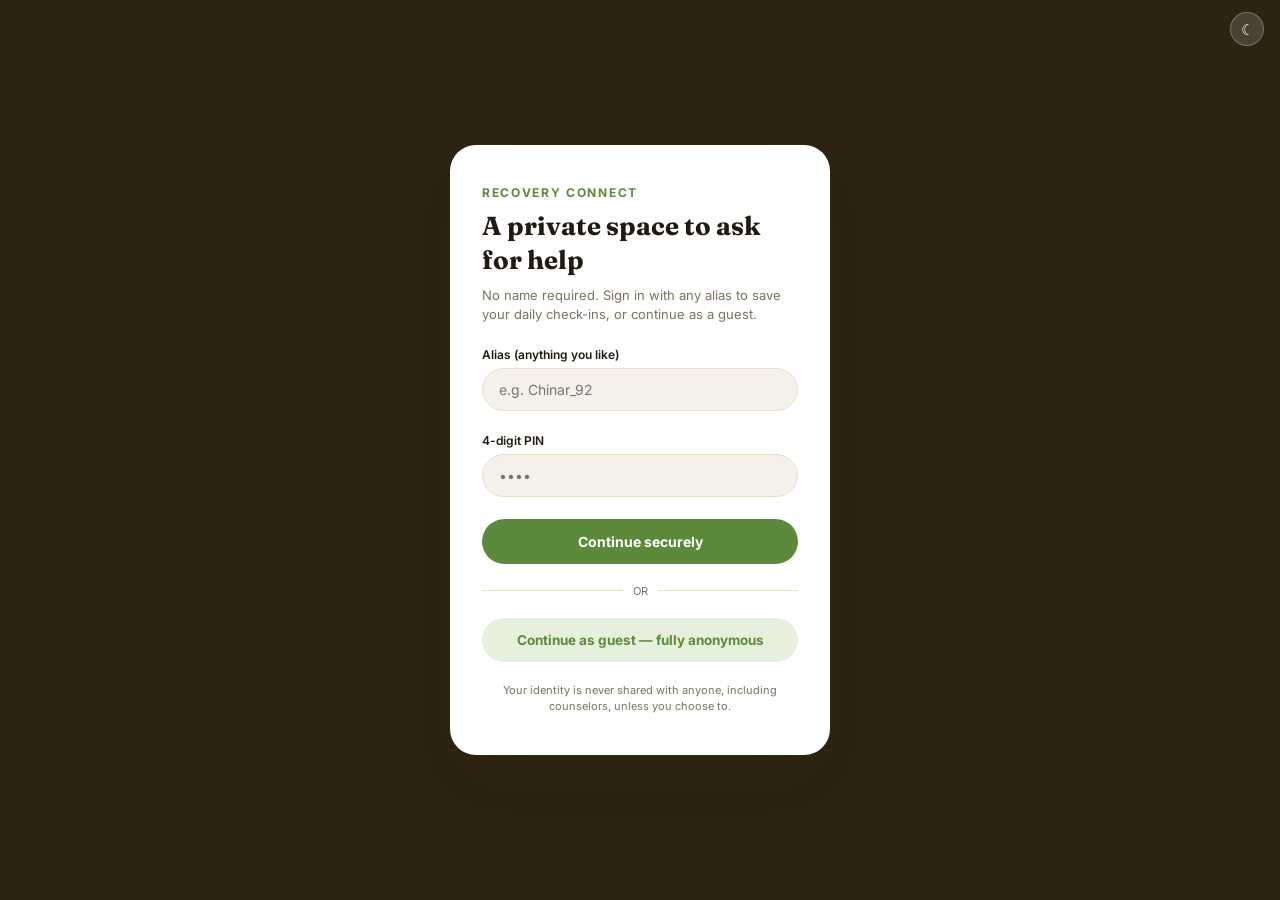
<file: index.html>
<!DOCTYPE html>
<html lang="en">
<head>
<meta charset="UTF-8">
<meta name="viewport" content="width=device-width, initial-scale=1.0">
<title>Recovery Connect — Sign in</title>
<link rel="stylesheet" href="style.css">
</head>
<body>

<div class="util-bar" id="utilBarLogin" style="position:absolute; top:0; right:0; z-index:5;"></div>

<div class="login-wrap">
  <div class="login-card">
    <p class="login-eyebrow">Recovery Connect</p>
    <h1 class="login-title serif">A private space to ask for help</h1>
    <p class="login-sub">No name required. Sign in with any alias to save your daily check-ins, or continue as a guest.</p>

    <form id="loginForm" onsubmit="return handleLogin(event)">
      <div class="field">
        <label for="alias">Alias (anything you like)</label>
        <input type="text" id="alias" placeholder="e.g. Chinar_92" autocomplete="off">
      </div>
      <div class="field">
        <label for="pin">4-digit PIN</label>
        <input type="password" id="pin" maxlength="4" inputmode="numeric" placeholder="••••">
      </div>
      <button type="submit" class="btn-primary">Continue securely</button>
    </form>

    <div class="divider">OR</div>

    <button class="btn-ghost" onclick="continueGuest()">
      Continue as guest — fully anonymous
    </button>

    <p class="login-privacy">Your identity is never shared with anyone, including counselors, unless you choose to.</p>
  </div>
</div>

<script src="script.js"></script>
<script>
  document.getElementById('utilBarLogin').innerHTML = `<button class="util-btn" id="themeBtn" onclick="toggleTheme()">☾</button>`;
  applyTheme();

  function handleLogin(e) {
    e.preventDefault();
    const alias = document.getElementById('alias').value.trim() || "Guest";
    localStorage.setItem('rc_alias', alias);
    window.location.href = 'category.html';
    return false;
  }
  function continueGuest() {
    localStorage.setItem('rc_alias', 'Guest');
    window.location.href = 'category.html';
  }
</script>

</body>
</html>
</file>
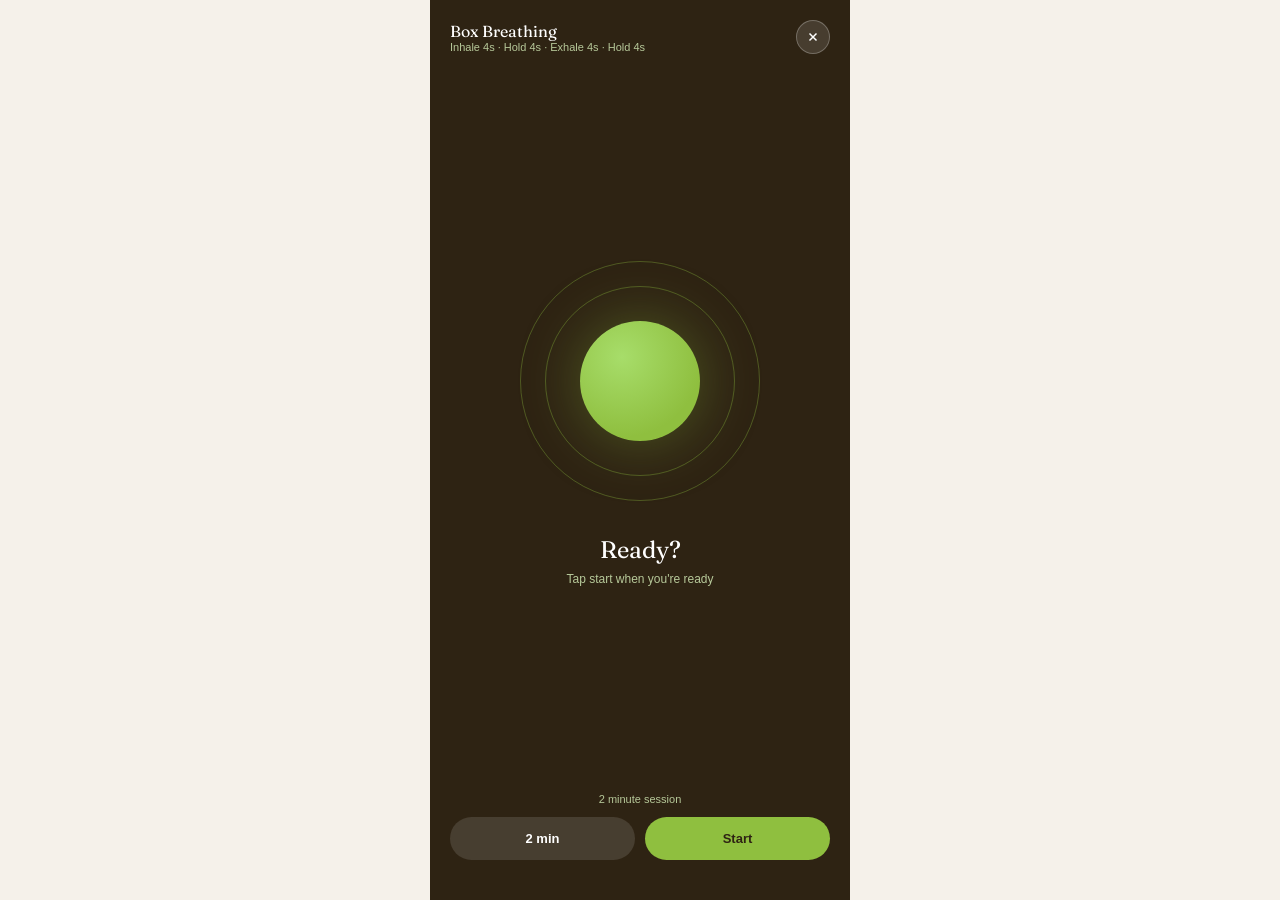
<file: breathe.html>
<!DOCTYPE html>
<html lang="en">
<head>
<meta charset="UTF-8">
<meta name="viewport" content="width=device-width, initial-scale=1.0">
<title>Recovery Connect — Breathe</title>
<link rel="stylesheet" href="style.css">
<style>
  .breathe-wrap {
    min-height: 100vh;
    background: var(--header);
    display: flex;
    flex-direction: column;
    align-items: center;
    justify-content: space-between;
    max-width: 420px;
    margin: 0 auto;
    padding: 20px 20px 40px;
  }
  .breathe-top { width: 100%; display: flex; justify-content: space-between; align-items: center; }
  .breathe-close {
    width: 34px; height: 34px; border-radius: 50%;
    background: rgba(255,255,255,0.12); border: 1px solid rgba(255,255,255,0.25);
    display: flex; align-items: center; justify-content: center; color: #fff;
  }
  .breathe-pattern { font-size: 11px; color: var(--header-soft); font-family: Arial, sans-serif; }

  .breathe-stage {
    flex: 1;
    display: flex;
    flex-direction: column;
    align-items: center;
    justify-content: center;
    position: relative;
  }
  .breathe-rings {
    position: relative;
    width: 240px; height: 240px;
    display: flex; align-items: center; justify-content: center;
  }
  .breathe-ring {
    position: absolute;
    border-radius: 50%;
    border: 1.5px solid rgba(143, 191, 63, 0.35);
  }
  .breathe-core {
    width: 120px; height: 120px;
    border-radius: 50%;
    background: radial-gradient(circle at 35% 30%, #A7DD6A, var(--lime) 70%);
    transition: transform 4s ease-in-out;
    box-shadow: 0 0 60px rgba(143,191,63,0.35);
  }
  .breathe-label {
    margin-top: 34px;
    font-family: 'Fraunces', Georgia, serif;
    font-size: 24px;
    color: #fff;
  }
  .breathe-sub {
    margin-top: 8px;
    font-family: Arial, sans-serif;
    font-size: 12px;
    color: var(--header-soft);
  }

  .breathe-bottom { width: 100%; }
  .breathe-timer { text-align: center; font-family: Arial, sans-serif; font-size: 11px; color: var(--header-soft); margin-bottom: 12px; }
  .breathe-controls { display: flex; gap: 10px; }
  .breathe-btn {
    flex: 1; padding: 14px; border-radius: 999px;
    font-family: Arial, sans-serif; font-weight: 700; font-size: 13px;
    background: var(--lime); color: var(--header);
  }
  .breathe-btn.secondary { background: rgba(255,255,255,0.12); color: #fff; }
</style>
</head>
<body>

<div class="breathe-wrap">
  <div class="breathe-top">
    <div>
      <p style="color:#fff; font-family:'Fraunces',Georgia,serif; font-size:16px;">Box Breathing</p>
      <p class="breathe-pattern">Inhale 4s · Hold 4s · Exhale 4s · Hold 4s</p>
    </div>
    <a href="meditate.html" class="breathe-close">
      <svg width="14" height="14" viewBox="0 0 24 24" fill="none" stroke="currentColor" stroke-width="2.5"><path d="M18 6 6 18M6 6l12 12"/></svg>
    </a>
  </div>

  <div class="breathe-stage">
    <div class="breathe-rings">
      <div class="breathe-ring" style="width:240px; height:240px;"></div>
      <div class="breathe-ring" style="width:190px; height:190px;"></div>
      <div class="breathe-core" id="breatheCore"></div>
    </div>
    <p class="breathe-label" id="breatheLabel">Ready?</p>
    <p class="breathe-sub" id="breatheSub">Tap start when you're ready</p>
  </div>

  <div class="breathe-bottom">
    <p class="breathe-timer" id="breatheTimer">2 minute session</p>
    <div class="breathe-controls">
      <button class="breathe-btn secondary" onclick="setDuration()">2 min</button>
      <button class="breathe-btn" id="startBtn" onclick="toggleStart()">Start</button>
    </div>
  </div>
</div>

<script src="script.js"></script>
<script>
  const core = document.getElementById('breatheCore');
  const label = document.getElementById('breatheLabel');
  const sub = document.getElementById('breatheSub');
  const timerEl = document.getElementById('breatheTimer');
  const startBtn = document.getElementById('startBtn');

  const phases = [
    { label: 'Breathe In',  sub: 'Fill your lungs slowly',  scale: 1.5, dur: 4000 },
    { label: 'Hold',        sub: 'Stay steady',              scale: 1.5, dur: 4000 },
    { label: 'Breathe Out', sub: 'Let it go, slowly',        scale: 1.0, dur: 4000 },
    { label: 'Hold',        sub: 'Rest here',                scale: 1.0, dur: 4000 },
  ];

  let running = false;
  let phaseIdx = 0;
  let phaseTimeout = null;
  let sessionSeconds = 120;
  let remaining = sessionSeconds;
  let countdownInterval = null;

  function setDuration() {
    if (running) return;
    sessionSeconds = sessionSeconds === 120 ? 300 : 120;
    remaining = sessionSeconds;
    timerEl.textContent = (sessionSeconds / 60) + ' minute session';
  }

  function runPhase() {
    if (!running) return;
    const p = phases[phaseIdx % phases.length];
    core.style.transition = (p.label === 'Hold') ? 'transform 0.3s ease' : 'transform 4s ease-in-out';
    core.style.transform = `scale(${p.scale})`;
    label.textContent = p.label;
    sub.textContent = p.sub;
    phaseIdx++;
    phaseTimeout = setTimeout(runPhase, p.dur);
  }

  function toggleStart() {
    running = !running;
    if (running) {
      startBtn.textContent = 'Pause';
      phaseIdx = 0;
      runPhase();
      countdownInterval = setInterval(() => {
        remaining--;
        const m = Math.floor(remaining / 60), s = remaining % 60;
        timerEl.textContent = `${m}:${s.toString().padStart(2,'0')} remaining`;
        if (remaining <= 0) {
          finishSession();
        }
      }, 1000);
    } else {
      startBtn.textContent = 'Resume';
      clearTimeout(phaseTimeout);
      clearInterval(countdownInterval);
      label.textContent = 'Paused';
      sub.textContent = 'Tap resume to continue';
    }
  }

  function finishSession() {
    running = false;
    clearTimeout(phaseTimeout);
    clearInterval(countdownInterval);
    core.style.transition = 'transform 1s ease';
    core.style.transform = 'scale(1)';
    label.textContent = 'Well done';
    sub.textContent = 'Session complete';
    startBtn.textContent = 'Start again';
    timerEl.textContent = (sessionSeconds / 60) + ' minute session';
    remaining = sessionSeconds;
  }
</script>
</body>
</html>
</file>
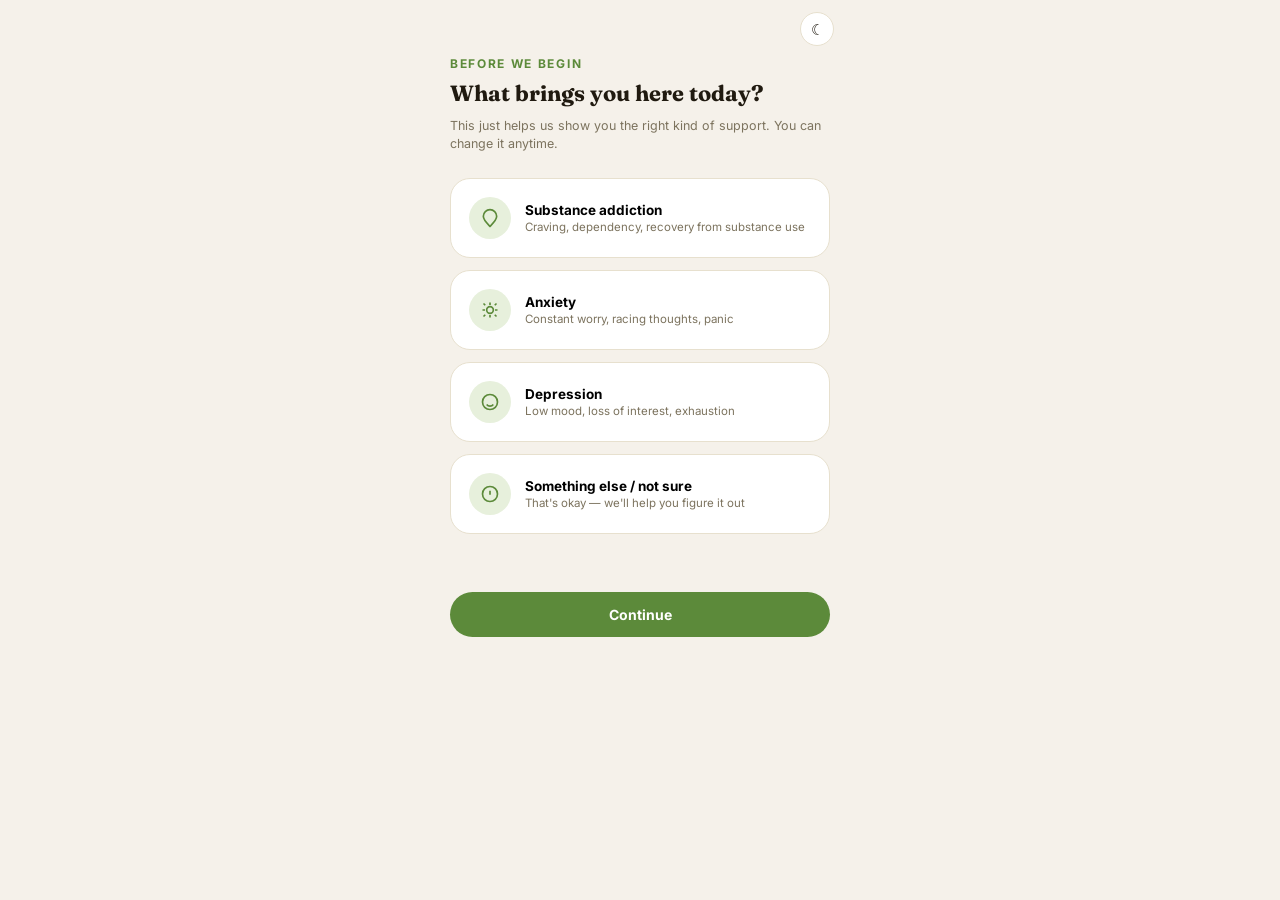
<file: category.html>
<!DOCTYPE html>
<html lang="en">
<head>
<meta charset="UTF-8">
<meta name="viewport" content="width=device-width, initial-scale=1.0">
<title>Recovery Connect — What brings you here</title>
<link rel="stylesheet" href="style.css">
</head>
<body>

<div class="app-shell">
  <div class="util-bar on-light" id="utilBarTop"></div>

  <div class="section-pad" style="padding-top:10px;">
    <p class="login-eyebrow" style="color:var(--green);">Before we begin</p>
    <h1 class="serif" style="font-size:22px; margin-top:8px; line-height:1.35;">What brings you here today?</h1>
    <p style="font-size:12.5px; color:var(--inksoft); margin-top:8px; line-height:1.5;">This just helps us show you the right kind of support. You can change it anytime.</p>
  </div>

  <div class="section-pad" style="padding-top:6px;">
    <button class="cat-card" data-cat="addiction" onclick="choose('addiction')">
      <div class="cat-icon"><svg width="20" height="20" viewBox="0 0 24 24" fill="none" stroke="currentColor" stroke-width="2"><path d="M12 22c4-4 8-7.58 8-12A8 8 0 0 0 4 10c0 4.42 4 8 8 12Z"/></svg></div>
      <div>
        <p style="font-size:13.5px; font-weight:700;">Substance addiction</p>
        <p style="font-size:11.5px; color:var(--inksoft); margin-top:2px;">Craving, dependency, recovery from substance use</p>
      </div>
    </button>

    <button class="cat-card" data-cat="anxiety" onclick="choose('anxiety')">
      <div class="cat-icon"><svg width="20" height="20" viewBox="0 0 24 24" fill="none" stroke="currentColor" stroke-width="2"><path d="M12 3v3M12 18v3M4.2 4.2l2.1 2.1M17.7 17.7l2.1 2.1M3 12h3M18 12h3M4.2 19.8l2.1-2.1M17.7 6.3l2.1-2.1"/><circle cx="12" cy="12" r="4"/></svg></div>
      <div>
        <p style="font-size:13.5px; font-weight:700;">Anxiety</p>
        <p style="font-size:11.5px; color:var(--inksoft); margin-top:2px;">Constant worry, racing thoughts, panic</p>
      </div>
    </button>

    <button class="cat-card" data-cat="depression" onclick="choose('depression')">
      <div class="cat-icon"><svg width="20" height="20" viewBox="0 0 24 24" fill="none" stroke="currentColor" stroke-width="2"><path d="M8 15s1.5 2 4 2 4-2 4-2M9 9h.01M15 9h.01"/><circle cx="12" cy="12" r="9"/></svg></div>
      <div>
        <p style="font-size:13.5px; font-weight:700;">Depression</p>
        <p style="font-size:11.5px; color:var(--inksoft); margin-top:2px;">Low mood, loss of interest, exhaustion</p>
      </div>
    </button>

    <button class="cat-card" data-cat="other" onclick="choose('other')">
      <div class="cat-icon"><svg width="20" height="20" viewBox="0 0 24 24" fill="none" stroke="currentColor" stroke-width="2"><circle cx="12" cy="12" r="9"/><path d="M12 16v.01M12 8v5"/></svg></div>
      <div>
        <p style="font-size:13.5px; font-weight:700;">Something else / not sure</p>
        <p style="font-size:11.5px; color:var(--inksoft); margin-top:2px;">That's okay — we'll help you figure it out</p>
      </div>
    </button>
  </div>

  <div class="section-pad">
    <button class="btn-primary" onclick="continueNext()">Continue</button>
  </div>
</div>

<script src="script.js"></script>
<script>
  renderUtilBar ? null : null;
  document.getElementById('utilBarTop').className = 'util-bar on-light';
  document.getElementById('utilBarTop').innerHTML = `<button class="util-btn" id="themeBtn" onclick="toggleTheme()">${document.body.classList.contains('dark') ? '☀' : '☾'}</button>`;

  let picked = null;
  function choose(cat) {
    picked = cat;
    document.querySelectorAll('.cat-card').forEach(c => c.classList.toggle('selected', c.dataset.cat === cat));
  }
  function continueNext() {
    setCategory(picked || 'addiction');
    window.location.href = 'home.html';
  }
</script>
</body>
</html>
</file>
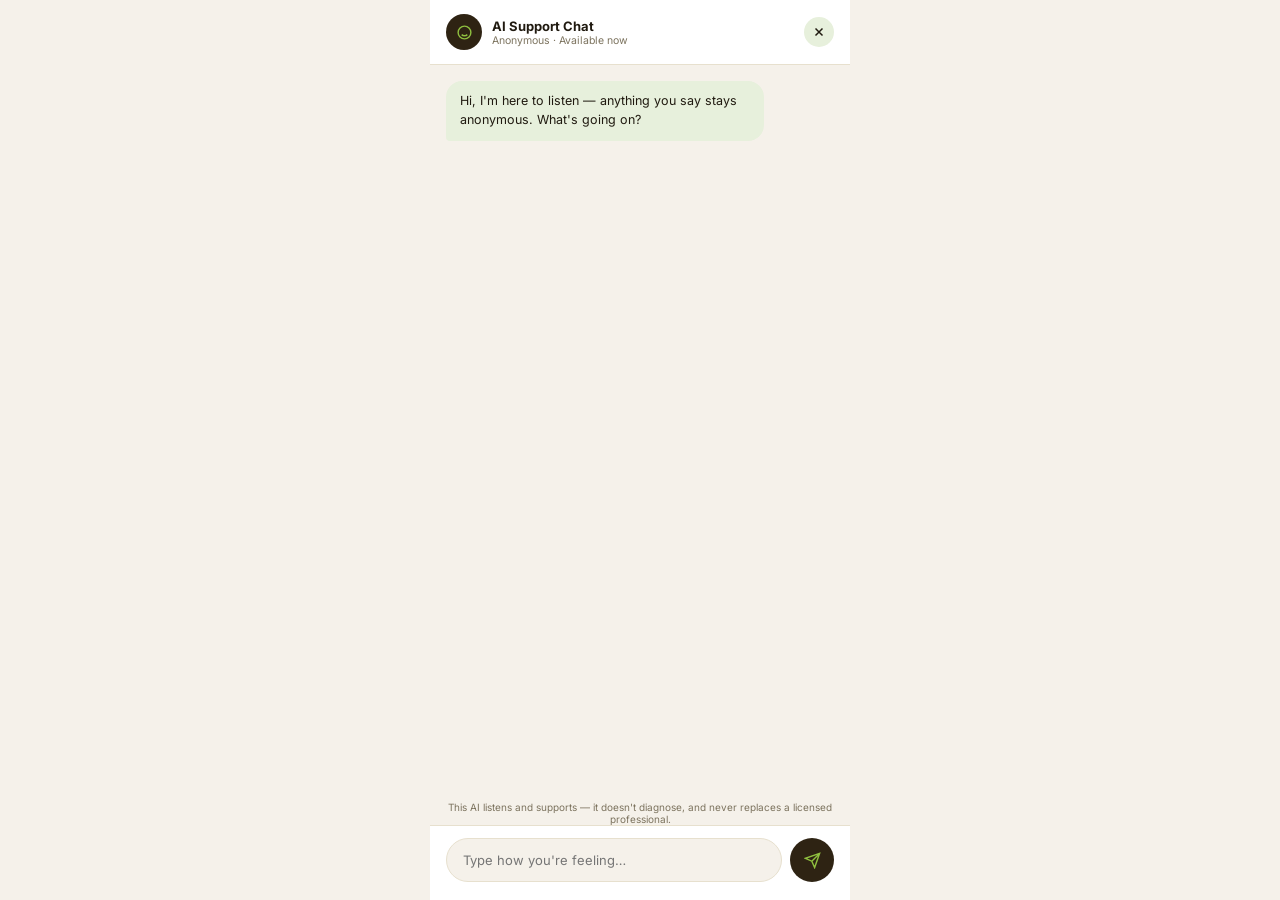
<file: chat.html>
<!DOCTYPE html>
<html lang="en">
<head>
<meta charset="UTF-8">
<meta name="viewport" content="width=device-width, initial-scale=1.0">
<title>Recovery Connect — AI Support</title>
<link rel="stylesheet" href="style.css">
<style>
  .chat-shell {
    max-width: 420px; margin: 0 auto; min-height: 100vh;
    background: var(--bg); display: flex; flex-direction: column;
  }
  .chat-top {
    padding: 14px 16px; display: flex; align-items: center; justify-content: space-between;
    border-bottom: 1px solid var(--line); background: var(--surface);
  }
  .chat-top-info { display: flex; align-items: center; gap: 10px; }
  .chat-avatar {
    width: 36px; height: 36px; border-radius: 50%;
    background: var(--header); display: flex; align-items: center; justify-content: center;
  }
  .chat-close {
    width: 30px; height: 30px; border-radius: 50%; background: var(--green-soft);
    display: flex; align-items: center; justify-content: center; color: var(--ink);
  }
  .chat-log { flex: 1; overflow-y: auto; padding: 16px; display: flex; flex-direction: column; gap: 10px; }
  .msg { max-width: 82%; padding: 11px 14px; border-radius: 16px; font-size: 12.5px; line-height: 1.5; }
  .msg.user { align-self: flex-end; background: var(--header); color: #fff; border-bottom-right-radius: 4px; }
  .msg.bot { align-self: flex-start; background: var(--green-soft); color: var(--ink); border-bottom-left-radius: 4px; }
  .msg.bot.typing { font-style: italic; opacity: 0.7; }

  .risk-card {
    align-self: stretch; margin-top: 4px;
    background: var(--header); color: #fff;
    border-radius: 16px; padding: 16px;
  }
  .risk-title { display: flex; align-items: center; gap: 6px; color: var(--lime); font-weight: 700; font-size: 12.5px; }
  .risk-body { font-size: 12px; margin-top: 8px; line-height: 1.55; color: #E7ECE6; }
  .risk-num { font-size: 12px; margin-top: 10px; color: var(--lime); font-weight: 700; }
  .risk-btn { margin-top: 12px; width: 100%; background: var(--lime); color: var(--header); font-weight: 700; font-size: 12.5px; padding: 11px; border-radius: 999px; text-align: center; }

  .chat-input-row {
    display: flex; gap: 8px; padding: 12px 16px 18px;
    border-top: 1px solid var(--line); background: var(--surface);
  }
  .chat-input-row input {
    flex: 1; padding: 12px 16px; border-radius: 999px;
    border: 1.5px solid var(--line); background: var(--bg); color: var(--ink);
    font-family: inherit; font-size: 13px; outline: none;
  }
  .chat-send {
    width: 44px; height: 44px; border-radius: 50%; flex-shrink: 0;
    background: var(--header); color: var(--lime);
    display: flex; align-items: center; justify-content: center;
  }
  .chat-disclaimer { text-align: center; font-size: 10px; color: var(--inksoft); padding: 6px 16px 0; }
</style>
</head>
<body>

<div class="chat-shell">
  <div class="chat-top">
    <div class="chat-top-info">
      <div class="chat-avatar">
        <svg width="17" height="17" viewBox="0 0 24 24" fill="none" stroke="var(--lime)" stroke-width="2"><circle cx="12" cy="12" r="9"/><path d="M9 10h.01M15 10h.01M8 15c1 1 2 1.5 4 1.5s3-.5 4-1.5"/></svg>
      </div>
      <div>
        <p style="font-size:13px; font-weight:700;">AI Support Chat</p>
        <p style="font-size:10.5px; color:var(--inksoft);">Anonymous · Available now</p>
      </div>
    </div>
    <a href="home.html" class="chat-close">
      <svg width="14" height="14" viewBox="0 0 24 24" fill="none" stroke="currentColor" stroke-width="2.5"><path d="M18 6 6 18M6 6l12 12"/></svg>
    </a>
  </div>

  <div class="chat-log" id="chatLog"></div>

  <p class="chat-disclaimer">This AI listens and supports — it doesn't diagnose, and never replaces a licensed professional.</p>

  <div class="chat-input-row">
    <input type="text" id="chatInput" placeholder="Type how you're feeling…" onkeydown="if(event.key==='Enter') sendMsg()">
    <button class="chat-send" onclick="sendMsg()">
      <svg width="17" height="17" viewBox="0 0 24 24" fill="none" stroke="currentColor" stroke-width="2"><path d="M22 2 11 13M22 2l-7 20-4-9-9-4 20-7Z"/></svg>
    </button>
  </div>
</div>

<script src="script.js"></script>
<script>
  const log = document.getElementById('chatLog');
  let escalated = false;

  function addMsg(text, who) {
    const d = document.createElement('div');
    d.className = 'msg ' + who;
    d.textContent = text;
    log.appendChild(d);
    log.scrollTop = log.scrollHeight;
    return d;
  }

  function addRiskCard() {
    const d = document.createElement('div');
    d.className = 'risk-card';
    d.innerHTML = `
      <div class="risk-title">⚠ Risk language detected</div>
      <div class="risk-body">You don't have to go through this alone. I'm connecting you to a human counselor right now — they'll be with you shortly.</div>
      <div class="risk-num">Tele-MANAS: 14416 &nbsp;·&nbsp; De-addiction Helpline: 1800-11-0031</div>
      <div class="risk-btn" onclick="alert('Connecting you to a human counselor now. Please stay on this screen.')">Talk to a human counselor now</div>
    `;
    log.appendChild(d);
    log.scrollTop = log.scrollHeight;
  }

  const RISK_WORDS = ['no point', "don't see the point", "see no point", "what's the point", 'give up', "can't go on", 'end it', 'end my life', 'worthless', 'suicide', 'kill myself', 'not worth living', "don't want to be here", 'hopeless', 'better off without me', 'why bother', 'not worth trying', "can't do this anymore"];
  const CRAVING_WORDS = ['craving', 'urge', 'want to use', 'relapse', 'using again', 'need a hit'];
  const ANXIETY_WORDS = ['anxious', 'panic', "can't breathe", 'racing thoughts', 'worried', 'overwhelmed'];
  const SAD_WORDS = ['sad', 'depressed', 'empty', 'tired of everything', "can't sleep", 'exhausted', 'numb'];

  const RESPONSES = {
    craving: [
      "That sounds really hard to carry alone. Let's slow down for a second — can you tell me what's feeling strongest right now, the craving or the exhaustion?",
      "Cravings usually peak and pass within 15-20 minutes. Try naming 3 things you can see around you right now, slowly.",
    ],
    anxiety: [
      "That racing feeling is exhausting. Let's try something small — breathe in for 4 counts, hold for 4, out for 4. Want to try it with me?",
      "You're safe right now, even if it doesn't feel that way. Can you tell me one thing that's true in this exact moment?",
    ],
    sad: [
      "That sounds heavy to carry. You don't have to have the energy to fix everything right now — just this next hour is enough.",
      "Low days are real days too. Is there one small thing — water, sitting up, opening a window — you could do right now?",
    ],
    generic: [
      "I'm here and I'm listening. Can you tell me a bit more about what's going on?",
      "Thank you for sharing that with me. What would feel even a little bit helpful right now?",
      "That makes sense given what you're dealing with. Do you want coping suggestions, or just to talk it through?",
    ],
  };

  let genericIdx = 0, cravingIdx = 0, anxietyIdx = 0, sadIdx = 0;

  function containsAny(text, list) {
    return list.some(w => text.includes(w));
  }

  function botReply(userText) {
    const t = userText.toLowerCase();

    if (containsAny(t, RISK_WORDS)) {
      escalated = true;
      setTimeout(addRiskCard, 500);
      return;
    }

    let reply;
    if (containsAny(t, CRAVING_WORDS)) {
      reply = RESPONSES.craving[cravingIdx++ % RESPONSES.craving.length];
    } else if (containsAny(t, ANXIETY_WORDS)) {
      reply = RESPONSES.anxiety[anxietyIdx++ % RESPONSES.anxiety.length];
    } else if (containsAny(t, SAD_WORDS)) {
      reply = RESPONSES.sad[sadIdx++ % RESPONSES.sad.length];
    } else {
      reply = RESPONSES.generic[genericIdx++ % RESPONSES.generic.length];
    }

    const typing = addMsg('typing…', 'bot typing');
    setTimeout(() => {
      typing.remove();
      addMsg(reply, 'bot');
    }, 650);
  }

  function sendMsg() {
    if (escalated) return;
    const input = document.getElementById('chatInput');
    const val = input.value.trim();
    if (!val) return;
    addMsg(val, 'user');
    input.value = '';
    botReply(val);
  }

  // opening message
  addMsg("Hi, I'm here to listen — anything you say stays anonymous. What's going on?", 'bot');
</script>
</body>
</html>
</file>
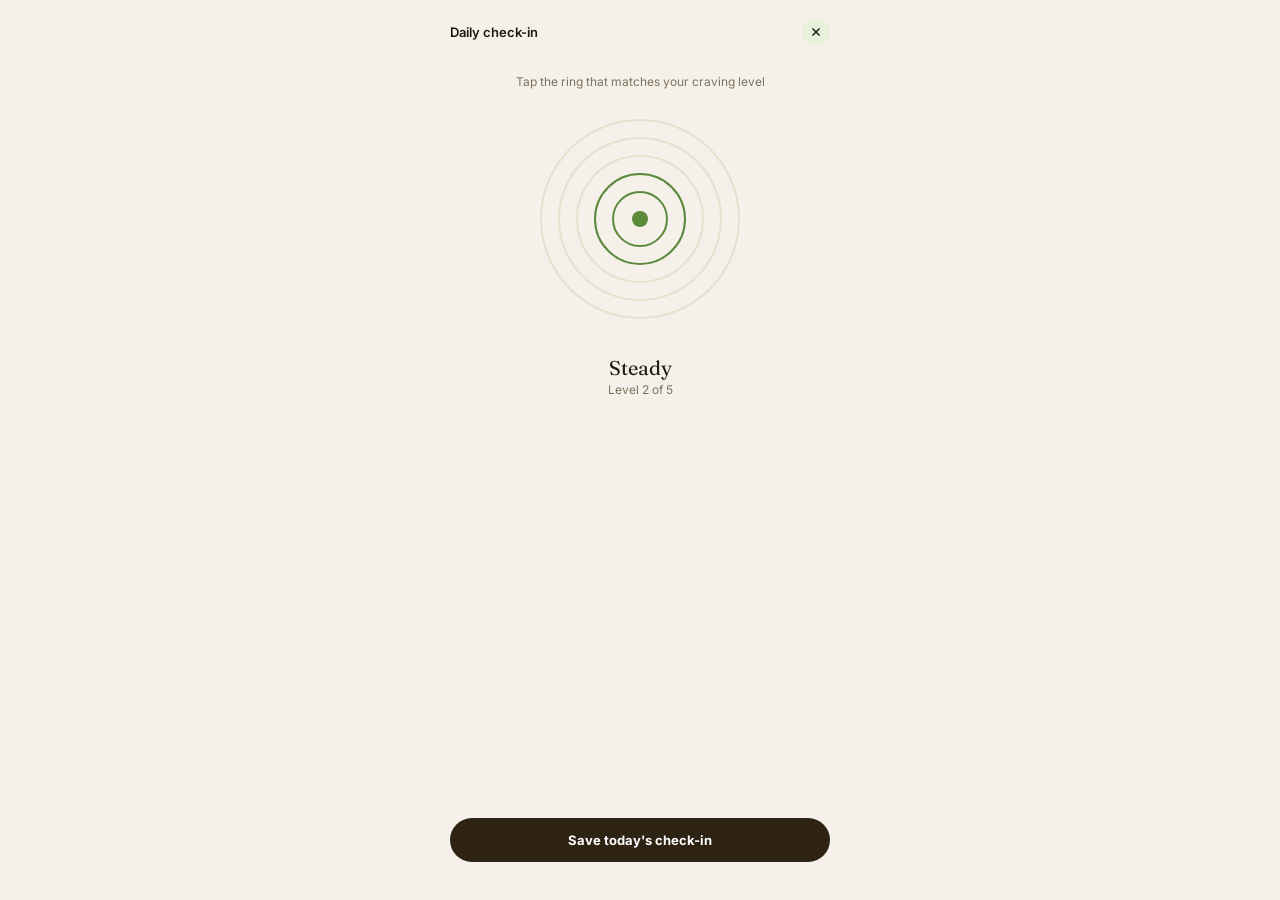
<file: checkin.html>
<!DOCTYPE html>
<html lang="en">
<head>
<meta charset="UTF-8">
<meta name="viewport" content="width=device-width, initial-scale=1.0">
<title>Recovery Connect — Check-in</title>
<link rel="stylesheet" href="style.css">
</head>
<body>

<div class="app-shell">
  <div class="section-pad" style="display:flex; align-items:center; justify-content:space-between;">
    <p style="font-size:13px; font-weight:600;">Daily check-in</p>
    <a href="home.html" style="width:28px; height:28px; border-radius:50%; background:var(--green-soft); display:flex; align-items:center; justify-content:center;">
      <svg width="14" height="14" viewBox="0 0 24 24" fill="none" stroke="var(--ink)" stroke-width="2.5"><path d="M18 6 6 18M6 6l12 12"/></svg>
    </a>
  </div>

  <div class="ring-stage">
    <p style="font-size:12px; color:var(--inksoft);" id="ringPrompt">Tap the ring that matches your craving level</p>
    <div class="ring-target" id="ringTarget">
      <button class="ring" data-lvl="1" style="width:56px; height:56px;"></button>
      <button class="ring" data-lvl="2" style="width:92px; height:92px;"></button>
      <button class="ring" data-lvl="3" style="width:128px; height:128px;"></button>
      <button class="ring" data-lvl="4" style="width:164px; height:164px;"></button>
      <button class="ring" data-lvl="5" style="width:200px; height:200px;"></button>
      <div class="ring-core" id="ringCore"></div>
    </div>
    <p class="serif" id="levelLabel" style="font-size:20px; margin-top:26px;">Steady</p>
    <p style="font-size:12px; color:var(--inksoft); margin-top:2px;" id="levelNum">Level 2 of 5</p>
  </div>

  <div class="section-pad" style="margin-top:auto;">
    <div id="counselorNote" style="display:none; margin-bottom:12px; background:#F6E3D4; color:#7A4A22; padding:10px 14px; border-radius:14px; font-size:11.5px;">
      This will be shared with your counselor for a same-day follow-up.
    </div>
    <button class="pill-dark" style="width:100%; padding:14px;" onclick="saveCheckin()">Save today's check-in</button>
  </div>

  <div style="height:20px;"></div>
</div>

<script src="script.js"></script>
<script>
  const cat = getCategory();
  const labelSets = {
    addiction:  {1:"Calm", 2:"Steady", 3:"Uneasy", 4:"Strong urge", 5:"Overwhelming"},
    anxiety:    {1:"Calm", 2:"Settled", 3:"On edge", 4:"Very anxious", 5:"Panicking"},
    depression: {1:"Okay", 2:"Low", 3:"Heavy", 4:"Very low", 5:"Can't function"},
    other:      {1:"Calm", 2:"Steady", 3:"Uneasy", 4:"Struggling", 5:"Overwhelming"},
  };
  const promptSets = {
    addiction: "Tap the ring that matches your craving level",
    anxiety: "Tap the ring that matches your anxiety level",
    depression: "Tap the ring that matches your mood today",
    other: "Tap the ring that matches how you're feeling",
  };
  const labels = labelSets[cat] || labelSets.addiction;
  document.getElementById('ringPrompt').textContent = promptSets[cat] || promptSets.addiction;

  let craving = 2;

  function paint() {
    document.querySelectorAll('.ring').forEach(r => {
      const lvl = parseInt(r.dataset.lvl);
      r.classList.toggle('active', craving >= lvl);
      r.classList.toggle('warn', craving >= lvl && craving >= 4);
    });
    document.getElementById('ringCore').classList.toggle('warn', craving >= 4);
    document.getElementById('levelLabel').textContent = labels[craving];
    document.getElementById('levelNum').textContent = `Level ${craving} of 5`;
    document.getElementById('counselorNote').style.display = craving >= 4 ? 'block' : 'none';
  }

  document.querySelectorAll('.ring').forEach(r => {
    r.addEventListener('click', () => { craving = parseInt(r.dataset.lvl); paint(); });
  });

  function saveCheckin() {
    const history = JSON.parse(localStorage.getItem('rc_checkins') || '[]');
    history.push({ date: new Date().toISOString(), level: craving });
    localStorage.setItem('rc_checkins', JSON.stringify(history));
    if (craving >= 4) {
      window.location.href = 'meditate.html?suggested=1';
    } else {
      alert('Check-in saved. Take care of yourself today.');
      window.location.href = 'home.html';
    }
  }

  paint();
</script>
</body>
</html>
</file>
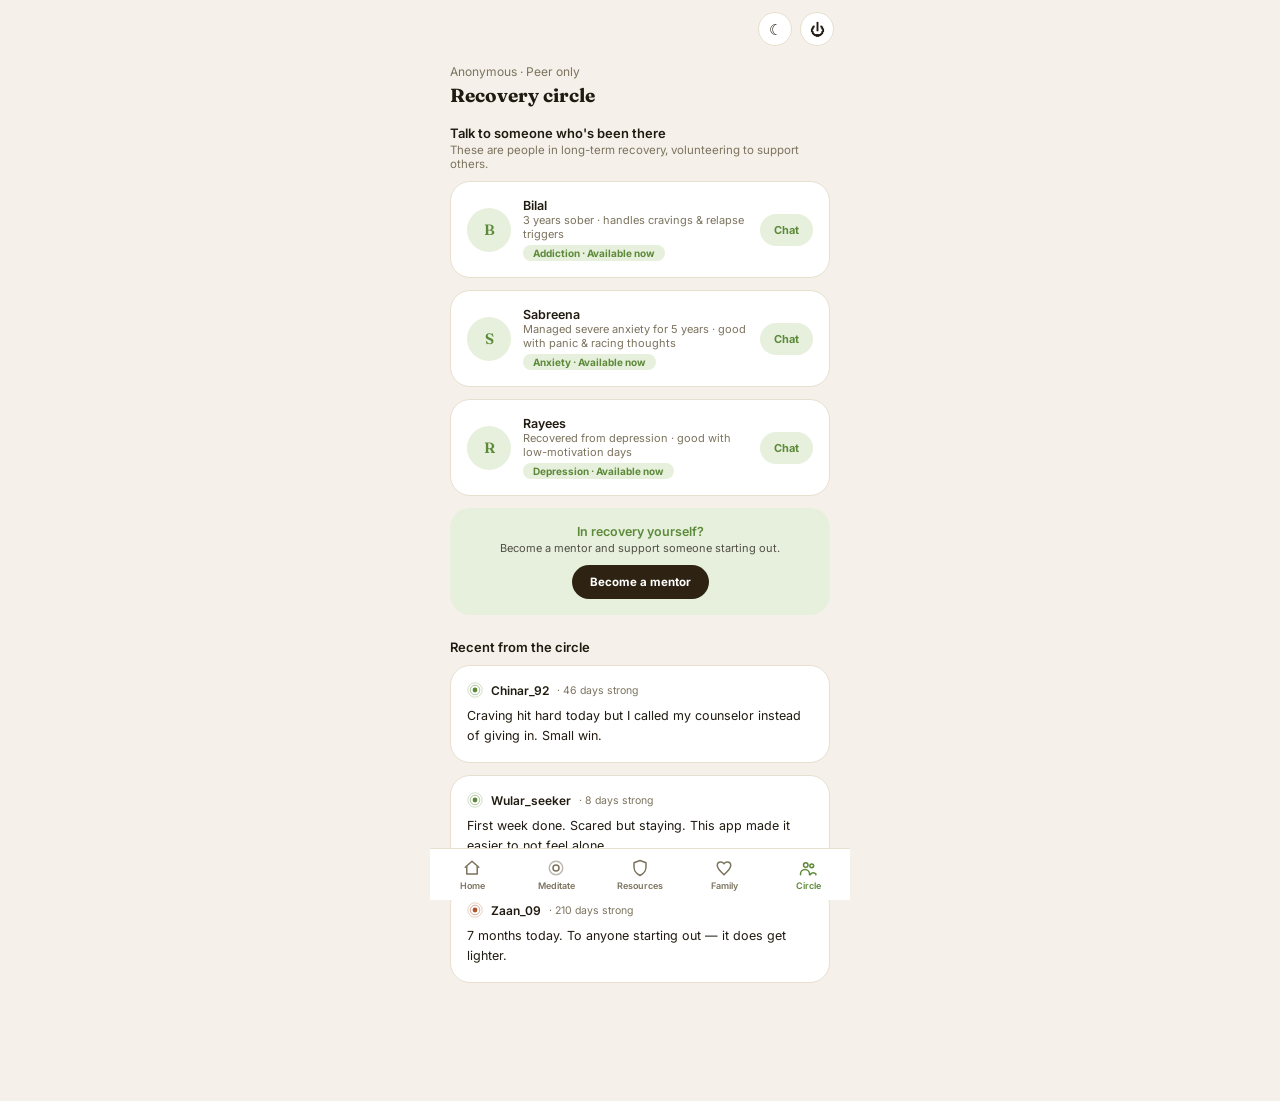
<file: circle.html>
<!DOCTYPE html>
<html lang="en">
<head>
<meta charset="UTF-8">
<meta name="viewport" content="width=device-width, initial-scale=1.0">
<title>Recovery Connect — Circle</title>
<link rel="stylesheet" href="style.css">
</head>
<body>

<div class="app-shell">
  <div class="util-bar on-light" id="utilBar"></div>

  <div class="app-body" style="padding-bottom:100px;">
    <div class="section-pad">
      <p style="font-size:12px; color:var(--inksoft);">Anonymous · Peer only</p>
      <h2 class="serif" style="font-size:19px; margin-top:4px;">Recovery circle</h2>
    </div>

    <!-- Mentors -->
    <div class="section-pad" style="padding-top:0;">
      <p style="font-size:13px; font-weight:600; margin-bottom:2px;">Talk to someone who's been there</p>
      <p style="font-size:11.5px; color:var(--inksoft); margin-bottom:10px;">These are people in long-term recovery, volunteering to support others.</p>

      <div class="card mentor-card">
        <div class="mentor-avatar">B</div>
        <div style="flex:1;">
          <p style="font-size:12.5px; font-weight:600;">Bilal</p>
          <p style="font-size:11px; color:var(--inksoft);">3 years sober · handles cravings &amp; relapse triggers</p>
          <span class="mentor-tag">Addiction · Available now</span>
        </div>
        <button class="pill-soft" style="font-size:11px; padding:9px 14px;">Chat</button>
      </div>

      <div class="card mentor-card">
        <div class="mentor-avatar">S</div>
        <div style="flex:1;">
          <p style="font-size:12.5px; font-weight:600;">Sabreena</p>
          <p style="font-size:11px; color:var(--inksoft);">Managed severe anxiety for 5 years · good with panic &amp; racing thoughts</p>
          <span class="mentor-tag">Anxiety · Available now</span>
        </div>
        <button class="pill-soft" style="font-size:11px; padding:9px 14px;">Chat</button>
      </div>

      <div class="card mentor-card">
        <div class="mentor-avatar">R</div>
        <div style="flex:1;">
          <p style="font-size:12.5px; font-weight:600;">Rayees</p>
          <p style="font-size:11px; color:var(--inksoft);">Recovered from depression · good with low-motivation days</p>
          <span class="mentor-tag">Depression · Available now</span>
        </div>
        <button class="pill-soft" style="font-size:11px; padding:9px 14px;">Chat</button>
      </div>

      <div class="card" style="text-align:center; background:var(--green-soft); border:none;">
        <p style="font-size:12.5px; font-weight:600; color:var(--green);">In recovery yourself?</p>
        <p style="font-size:11px; color:var(--ink); margin-top:2px; opacity:0.75;">Become a mentor and support someone starting out.</p>
        <button class="pill-dark" style="margin-top:10px; padding:10px 18px; font-size:11.5px;">Become a mentor</button>
      </div>
    </div>

    <!-- Peer posts -->
    <div class="section-pad" style="padding-top:6px;">
      <p style="font-size:13px; font-weight:600; margin-bottom:10px;">Recent from the circle</p>

      <div class="card">
        <div style="display:flex; align-items:center; gap:8px; margin-bottom:8px;">
          <svg width="16" height="16" viewBox="0 0 40 40"><circle cx="20" cy="20" r="18" fill="none" stroke="var(--green)" stroke-width="2" opacity="0.35"/><circle cx="20" cy="20" r="12" fill="none" stroke="var(--green)" stroke-width="2" opacity="0.6"/><circle cx="20" cy="20" r="6" fill="var(--green)"/></svg>
          <p style="font-size:12px; font-weight:600;">Chinar_92</p>
          <span style="font-size:10.5px; color:var(--inksoft);">· 46 days strong</span>
        </div>
        <p style="font-size:12.5px; line-height:1.6;">Craving hit hard today but I called my counselor instead of giving in. Small win.</p>
      </div>

      <div class="card">
        <div style="display:flex; align-items:center; gap:8px; margin-bottom:8px;">
          <svg width="16" height="16" viewBox="0 0 40 40"><circle cx="20" cy="20" r="18" fill="none" stroke="var(--green)" stroke-width="2" opacity="0.35"/><circle cx="20" cy="20" r="12" fill="none" stroke="var(--green)" stroke-width="2" opacity="0.6"/><circle cx="20" cy="20" r="6" fill="var(--green)"/></svg>
          <p style="font-size:12px; font-weight:600;">Wular_seeker</p>
          <span style="font-size:10.5px; color:var(--inksoft);">· 8 days strong</span>
        </div>
        <p style="font-size:12.5px; line-height:1.6;">First week done. Scared but staying. This app made it easier to not feel alone.</p>
      </div>

      <div class="card">
        <div style="display:flex; align-items:center; gap:8px; margin-bottom:8px;">
          <svg width="16" height="16" viewBox="0 0 40 40"><circle cx="20" cy="20" r="18" fill="none" stroke="var(--terracotta)" stroke-width="2" opacity="0.35"/><circle cx="20" cy="20" r="12" fill="none" stroke="var(--terracotta)" stroke-width="2" opacity="0.6"/><circle cx="20" cy="20" r="6" fill="var(--terracotta)"/></svg>
          <p style="font-size:12px; font-weight:600;">Zaan_09</p>
          <span style="font-size:10.5px; color:var(--inksoft);">· 210 days strong</span>
        </div>
        <p style="font-size:12.5px; line-height:1.6;">7 months today. To anyone starting out — it does get lighter.</p>
      </div>
    </div>
  </div>

  <div class="bottom-nav" id="nav"></div>
</div>

<script src="script.js"></script>
<script>renderUtilBar(true); renderNav('circle');</script>
</body>
</html>
</file>
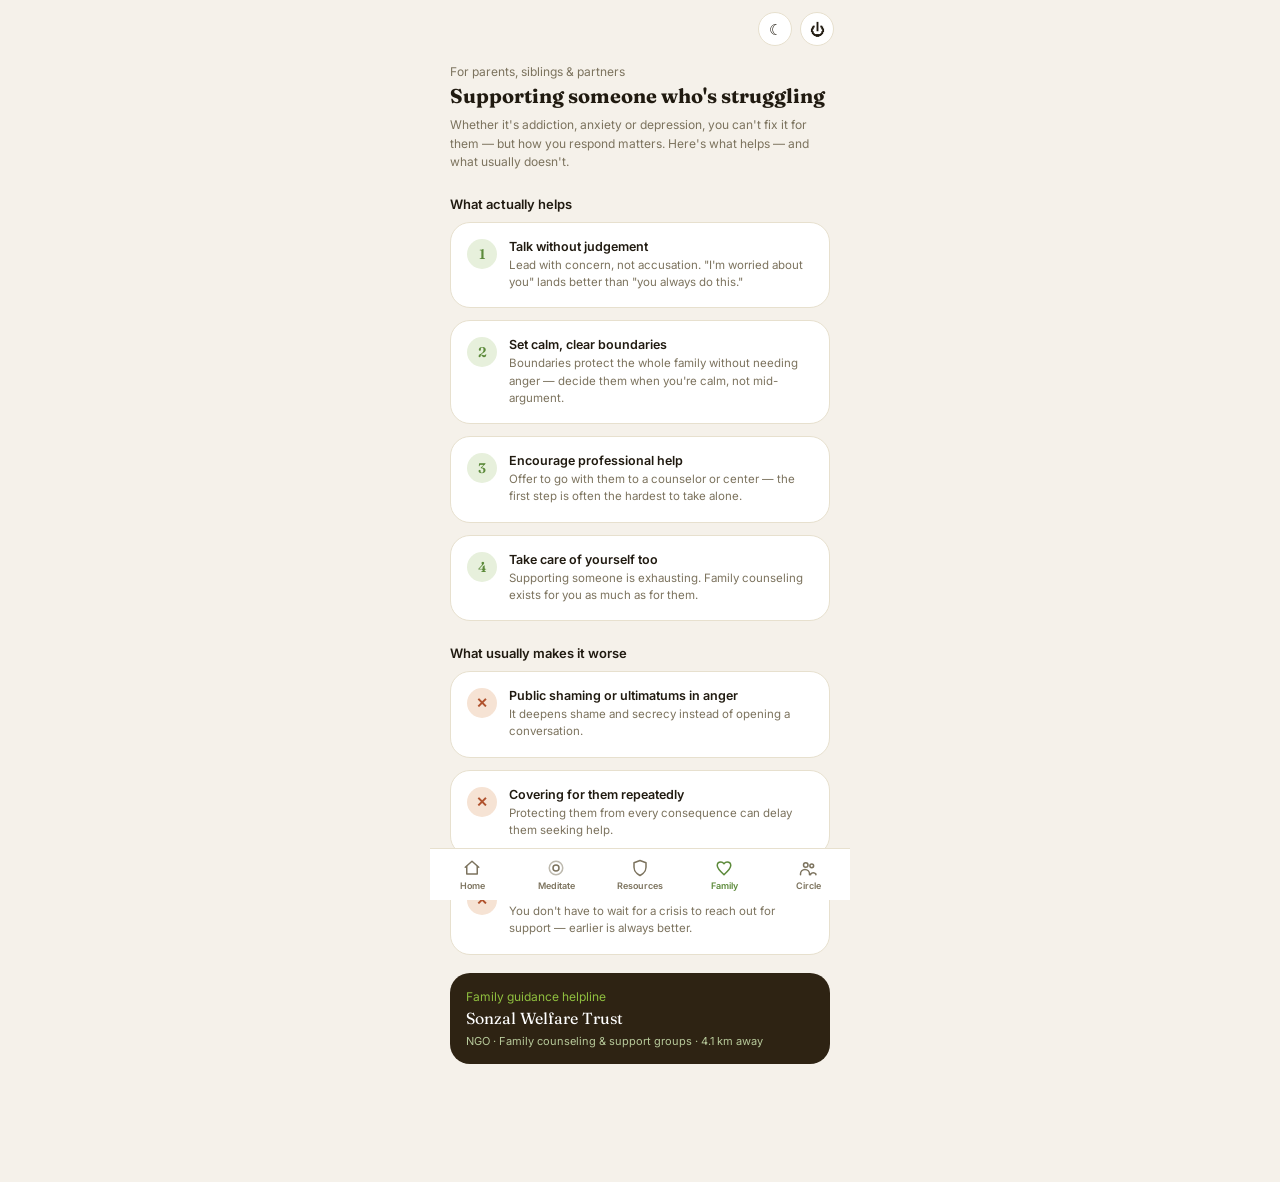
<file: family.html>
<!DOCTYPE html>
<html lang="en">
<head>
<meta charset="UTF-8">
<meta name="viewport" content="width=device-width, initial-scale=1.0">
<title>Recovery Connect — For Family</title>
<link rel="stylesheet" href="style.css">
</head>
<body>

<div class="app-shell">
  <div class="util-bar on-light" id="utilBar"></div>

  <div class="app-body" style="padding-bottom:100px;">
    <div class="section-pad">
      <p style="font-size:12px; color:var(--inksoft);">For parents, siblings &amp; partners</p>
      <h2 class="serif" style="font-size:20px; margin-top:4px;">Supporting someone who's struggling</h2>
      <p style="font-size:12px; color:var(--inksoft); margin-top:8px; line-height:1.55;">Whether it's addiction, anxiety or depression, you can't fix it for them — but how you respond matters. Here's what helps — and what usually doesn't.</p>
    </div>

    <div class="section-pad" style="padding-top:6px;">
      <p style="font-size:13px; font-weight:600; margin-bottom:10px;">What actually helps</p>

      <div class="card tip-card">
        <div class="tip-num">1</div>
        <div>
          <p style="font-size:12.5px; font-weight:600;">Talk without judgement</p>
          <p style="font-size:11.5px; color:var(--inksoft); margin-top:3px; line-height:1.5;">Lead with concern, not accusation. "I'm worried about you" lands better than "you always do this."</p>
        </div>
      </div>

      <div class="card tip-card">
        <div class="tip-num">2</div>
        <div>
          <p style="font-size:12.5px; font-weight:600;">Set calm, clear boundaries</p>
          <p style="font-size:11.5px; color:var(--inksoft); margin-top:3px; line-height:1.5;">Boundaries protect the whole family without needing anger — decide them when you're calm, not mid-argument.</p>
        </div>
      </div>

      <div class="card tip-card">
        <div class="tip-num">3</div>
        <div>
          <p style="font-size:12.5px; font-weight:600;">Encourage professional help</p>
          <p style="font-size:11.5px; color:var(--inksoft); margin-top:3px; line-height:1.5;">Offer to go with them to a counselor or center — the first step is often the hardest to take alone.</p>
        </div>
      </div>

      <div class="card tip-card">
        <div class="tip-num">4</div>
        <div>
          <p style="font-size:12.5px; font-weight:600;">Take care of yourself too</p>
          <p style="font-size:11.5px; color:var(--inksoft); margin-top:3px; line-height:1.5;">Supporting someone is exhausting. Family counseling exists for you as much as for them.</p>
        </div>
      </div>
    </div>

    <div class="section-pad" style="padding-top:6px;">
      <p style="font-size:13px; font-weight:600; margin-bottom:10px;">What usually makes it worse</p>

      <div class="card tip-card">
        <div class="tip-num warn">✕</div>
        <div>
          <p style="font-size:12.5px; font-weight:600;">Public shaming or ultimatums in anger</p>
          <p style="font-size:11.5px; color:var(--inksoft); margin-top:3px; line-height:1.5;">It deepens shame and secrecy instead of opening a conversation.</p>
        </div>
      </div>

      <div class="card tip-card">
        <div class="tip-num warn">✕</div>
        <div>
          <p style="font-size:12.5px; font-weight:600;">Covering for them repeatedly</p>
          <p style="font-size:11.5px; color:var(--inksoft); margin-top:3px; line-height:1.5;">Protecting them from every consequence can delay them seeking help.</p>
        </div>
      </div>

      <div class="card tip-card">
        <div class="tip-num warn">✕</div>
        <div>
          <p style="font-size:12.5px; font-weight:600;">Waiting for "rock bottom"</p>
          <p style="font-size:11.5px; color:var(--inksoft); margin-top:3px; line-height:1.5;">You don't have to wait for a crisis to reach out for support — earlier is always better.</p>
        </div>
      </div>
    </div>

    <div class="section-pad" style="padding-top:0;">
      <div class="card" style="background:var(--header); border:none;">
        <p style="font-size:12px; color:var(--lime);">Family guidance helpline</p>
        <p class="serif" style="font-size:16px; color:#fff; margin-top:4px;">Sonzal Welfare Trust</p>
        <p style="font-size:11px; color:var(--header-soft); margin-top:6px;">NGO · Family counseling &amp; support groups · 4.1 km away</p>
      </div>
    </div>
  </div>

  <div class="bottom-nav" id="nav"></div>
</div>

<script src="script.js"></script>
<script>renderUtilBar(true); renderNav('family');</script>
</body>
</html>
</file>
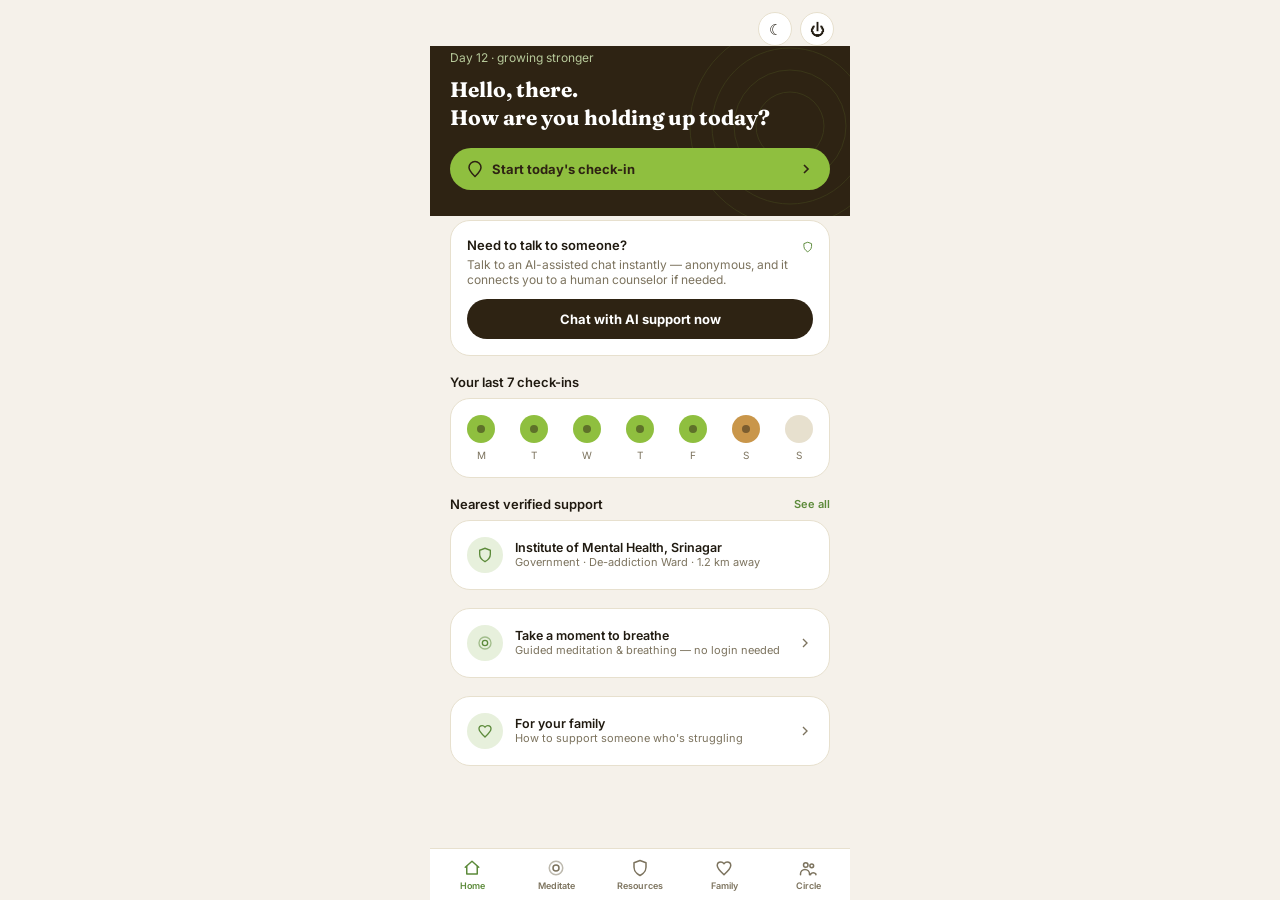
<file: home.html>
<!DOCTYPE html>
<html lang="en">
<head>
<meta charset="UTF-8">
<meta name="viewport" content="width=device-width, initial-scale=1.0">
<title>Recovery Connect — Home</title>
<link rel="stylesheet" href="style.css">
</head>
<body>

<div class="app-shell">
  <div class="util-bar on-light" id="utilBar"></div>

  <div class="app-header">
    <svg class="rings" width="220" height="220" viewBox="0 0 220 220">
      <circle cx="110" cy="110" r="100" fill="none" stroke="#8FBF3F" stroke-width="1"/>
      <circle cx="110" cy="110" r="78" fill="none" stroke="#8FBF3F" stroke-width="1"/>
      <circle cx="110" cy="110" r="56" fill="none" stroke="#8FBF3F" stroke-width="1"/>
      <circle cx="110" cy="110" r="34" fill="none" stroke="#8FBF3F" stroke-width="1"/>
    </svg>
    <p class="eyebrow-light" id="dayLabel">Day 12 · growing stronger</p>
    <h1 class="header-title serif" id="greeting">Hello.<br>How are you holding up today?</h1>
    <a href="checkin.html" class="pill-mint" style="margin-top:16px; display:flex; align-items:center; justify-content:space-between; position:relative; z-index:2;">
      <span style="display:flex; align-items:center; gap:8px;">
        <svg width="18" height="18" viewBox="0 0 24 24" fill="none" stroke="currentColor" stroke-width="2"><path d="M12 22c4-4 8-7.58 8-12A8 8 0 0 0 4 10c0 4.42 4 8 8 12Z"/></svg>
        Start today's check-in
      </span>
      <svg width="16" height="16" viewBox="0 0 24 24" fill="none" stroke="currentColor" stroke-width="2.5"><path d="M9 6l6 6-6 6"/></svg>
    </a>
  </div>

  <div class="app-body">
    <div class="section-pad" style="margin-top:-14px;">
      <div class="card">
        <div style="display:flex; align-items:flex-start; justify-content:space-between;">
          <div>
            <p style="font-size:13px; font-weight:600;">Need to talk to someone?</p>
            <p style="font-size:12px; color:var(--inksoft); margin-top:4px;">Talk to an AI-assisted chat instantly — anonymous, and it connects you to a human counselor if needed.</p>
          </div>
          <svg width="20" height="20" viewBox="0 0 24 24" fill="none" stroke="var(--green)" stroke-width="2"><path d="M12 22s8-4 8-11V5l-8-3-8 3v6c0 7 8 11 8 11Z"/></svg>
        </div>
        <button class="pill-dark" style="width:100%; margin-top:12px;" onclick="window.location.href='chat.html'">Chat with AI support now</button>
      </div>
    </div>

    <div class="section-pad" style="padding-top:0;">
      <p style="font-size:13px; font-weight:600; margin-bottom:8px;">Your last 7 check-ins</p>
      <div class="card">
        <div class="streak-row">
          <div class="streak-dot"><div class="streak-circle" style="background:var(--lime);"><div class="streak-inner"></div></div><span style="font-size:10px; color:var(--inksoft);">M</span></div>
          <div class="streak-dot"><div class="streak-circle" style="background:var(--lime);"><div class="streak-inner"></div></div><span style="font-size:10px; color:var(--inksoft);">T</span></div>
          <div class="streak-dot"><div class="streak-circle" style="background:var(--lime);"><div class="streak-inner"></div></div><span style="font-size:10px; color:var(--inksoft);">W</span></div>
          <div class="streak-dot"><div class="streak-circle" style="background:var(--lime);"><div class="streak-inner"></div></div><span style="font-size:10px; color:var(--inksoft);">T</span></div>
          <div class="streak-dot"><div class="streak-circle" style="background:var(--lime);"><div class="streak-inner"></div></div><span style="font-size:10px; color:var(--inksoft);">F</span></div>
          <div class="streak-dot"><div class="streak-circle" style="background:var(--amber);"><div class="streak-inner"></div></div><span style="font-size:10px; color:var(--inksoft);">S</span></div>
          <div class="streak-dot"><div class="streak-circle" style="background:var(--line);"></div><span style="font-size:10px; color:var(--inksoft);">S</span></div>
        </div>
      </div>
    </div>

    <div class="section-pad" style="padding-top:0;">
      <div style="display:flex; align-items:center; justify-content:space-between; margin-bottom:8px;">
        <p style="font-size:13px; font-weight:600;">Nearest verified support</p>
        <a href="resources.html" style="font-size:11px; font-weight:600; color:var(--green);">See all</a>
      </div>
      <div class="card">
        <div style="display:flex; align-items:center; gap:12px;">
          <div style="width:36px; height:36px; border-radius:50%; background:var(--green-soft); display:flex; align-items:center; justify-content:center; flex-shrink:0;">
            <svg width="16" height="16" viewBox="0 0 24 24" fill="none" stroke="var(--green)" stroke-width="2"><path d="M12 22s8-4 8-11V5l-8-3-8 3v6c0 7 8 11 8 11Z"/></svg>
          </div>
          <div>
            <p style="font-size:12.5px; font-weight:600;">Institute of Mental Health, Srinagar</p>
            <p style="font-size:11px; color:var(--inksoft);">Government · De-addiction Ward · 1.2 km away</p>
          </div>
        </div>
      </div>
    </div>

    <div class="section-pad" style="padding-top:0;">
      <a href="meditate.html" class="card" style="display:flex; align-items:center; gap:12px;">
        <div style="width:36px; height:36px; border-radius:50%; background:var(--green-soft); display:flex; align-items:center; justify-content:center; flex-shrink:0;">
          <svg width="16" height="16" viewBox="0 0 24 24" fill="none" stroke="var(--green)" stroke-width="2"><circle cx="12" cy="12" r="4"/><circle cx="12" cy="12" r="9" opacity="0.5"/></svg>
        </div>
        <div style="flex:1;">
          <p style="font-size:12.5px; font-weight:600;">Take a moment to breathe</p>
          <p style="font-size:11px; color:var(--inksoft);">Guided meditation &amp; breathing — no login needed</p>
        </div>
        <svg width="16" height="16" viewBox="0 0 24 24" fill="none" stroke="var(--inksoft)" stroke-width="2"><path d="M9 6l6 6-6 6"/></svg>
      </a>
    </div>

    <div class="section-pad" style="padding-top:0;">
      <a href="family.html" class="card" style="display:flex; align-items:center; gap:12px;">
        <div style="width:36px; height:36px; border-radius:50%; background:var(--green-soft); display:flex; align-items:center; justify-content:center; flex-shrink:0;">
          <svg width="16" height="16" viewBox="0 0 24 24" fill="none" stroke="var(--green)" stroke-width="2"><path d="M12 21C7 16.5 3 13 3 8.8 3 6.1 5.1 4 7.8 4c1.6 0 3 .8 4.2 2.2C13.2 4.8 14.6 4 16.2 4 18.9 4 21 6.1 21 8.8c0 4.2-4 7.7-9 12.2Z"/></svg>
        </div>
        <div style="flex:1;">
          <p style="font-size:12.5px; font-weight:600;">For your family</p>
          <p style="font-size:11px; color:var(--inksoft);">How to support someone who's struggling</p>
        </div>
        <svg width="16" height="16" viewBox="0 0 24 24" fill="none" stroke="var(--inksoft)" stroke-width="2"><path d="M9 6l6 6-6 6"/></svg>
      </a>
    </div>
  </div>

  <div class="bottom-nav" id="nav"></div>
</div>

<script src="script.js"></script>
<script>
  renderUtilBar(true);
  renderNav('home');
  document.getElementById('greeting').innerHTML = greetingText();
  const cat = CATEGORY_META[getCategory()] || CATEGORY_META.addiction;
  document.getElementById('dayLabel').textContent = `Day 12 · ${cat.greeting}`;
</script>
</body>
</html>
</file>
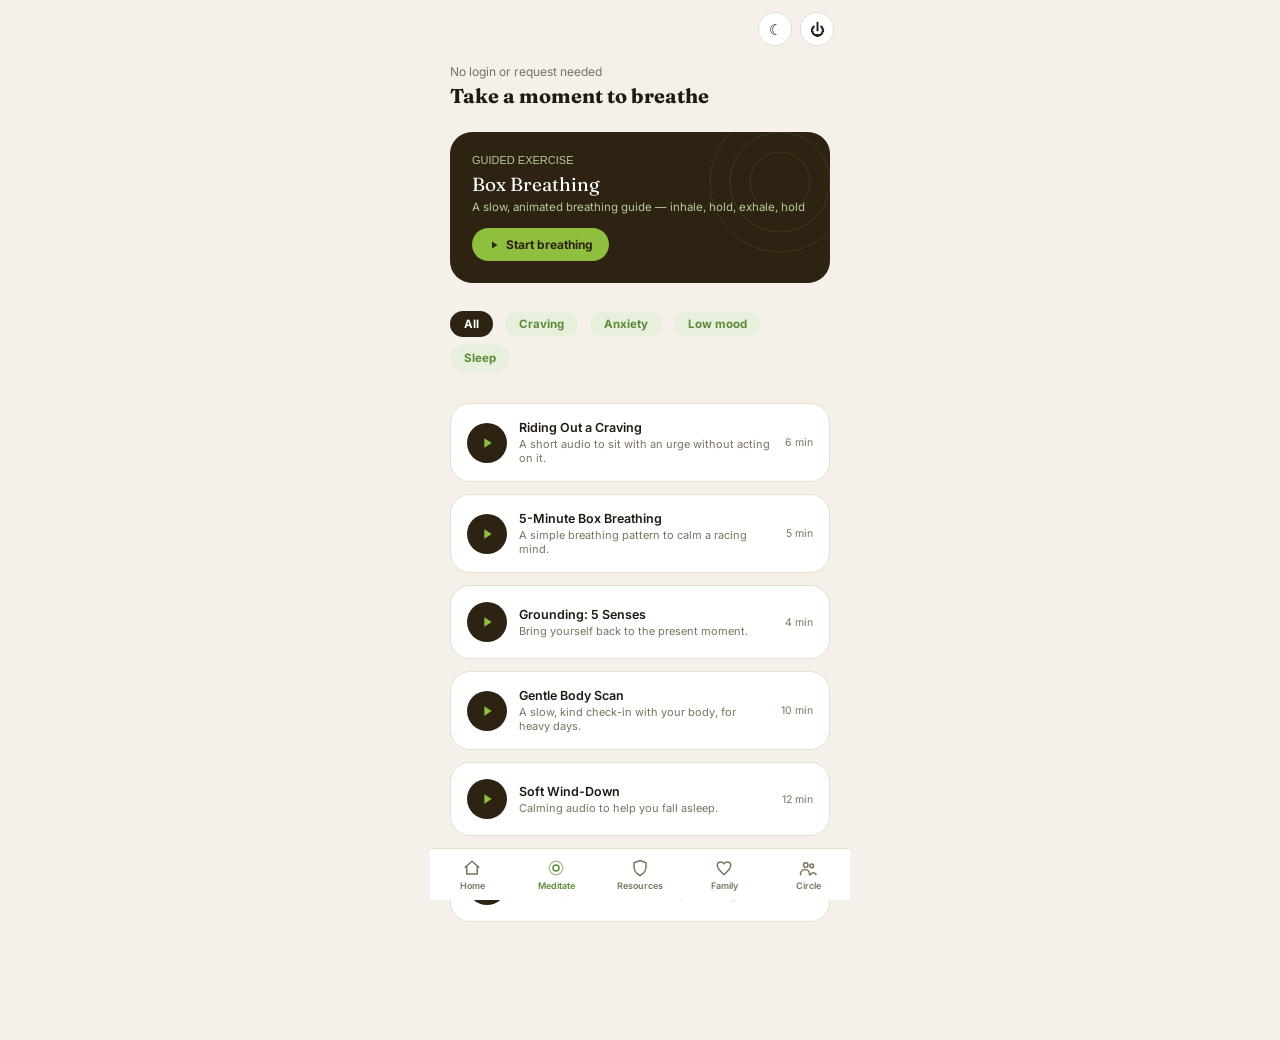
<file: meditate.html>
<!DOCTYPE html>
<html lang="en">
<head>
<meta charset="UTF-8">
<meta name="viewport" content="width=device-width, initial-scale=1.0">
<title>Recovery Connect — Meditate</title>
<link rel="stylesheet" href="style.css">
</head>
<body>

<div class="app-shell">
  <div class="util-bar on-light" id="utilBar"></div>

  <div class="app-body" style="padding-bottom:100px;">
    <div class="section-pad">
      <p style="font-size:12px; color:var(--inksoft);">No login or request needed</p>
      <h2 class="serif" style="font-size:20px; margin-top:4px;">Take a moment to breathe</h2>
      <div id="suggestedBanner" style="display:none; margin-top:12px; background:var(--green-soft); color:var(--green); padding:10px 14px; border-radius:14px; font-size:12px; font-weight:600;">
        Based on your last check-in, this might help right now ↓
      </div>
    </div>

    <div class="section-pad" style="padding-top:6px;">
      <a href="breathe.html" style="display:block; background:var(--header); border-radius:22px; padding:22px; position:relative; overflow:hidden;">
        <svg style="position:absolute; right:-30px; top:-30px; opacity:0.15;" width="160" height="160" viewBox="0 0 160 160"><circle cx="80" cy="80" r="70" fill="none" stroke="#8FBF3F" stroke-width="1"/><circle cx="80" cy="80" r="50" fill="none" stroke="#8FBF3F" stroke-width="1"/><circle cx="80" cy="80" r="30" fill="none" stroke="#8FBF3F" stroke-width="1"/></svg>
        <p style="font-size:11px; color:var(--header-soft); font-family:Arial,sans-serif; position:relative; z-index:2;">GUIDED EXERCISE</p>
        <p class="serif" style="font-size:19px; color:#fff; margin-top:6px; position:relative; z-index:2;">Box Breathing</p>
        <p style="font-size:11.5px; color:var(--header-soft); margin-top:4px; position:relative; z-index:2;">A slow, animated breathing guide — inhale, hold, exhale, hold</p>
        <span style="display:inline-flex; align-items:center; gap:6px; margin-top:14px; background:var(--lime); color:var(--header); font-size:12px; font-weight:700; padding:9px 16px; border-radius:999px; position:relative; z-index:2;">
          <svg width="12" height="12" viewBox="0 0 24 24" fill="currentColor"><path d="M8 5v14l11-7z"/></svg>
          Start breathing
        </span>
      </a>
    </div>

    <div class="section-pad" style="padding-top:10px;">
      <span class="chip active" data-f="all" onclick="filterTracks('all')">All</span>
      <span class="chip" data-f="craving" onclick="filterTracks('craving')">Craving</span>
      <span class="chip" data-f="anxiety" onclick="filterTracks('anxiety')">Anxiety</span>
      <span class="chip" data-f="mood" onclick="filterTracks('mood')">Low mood</span>
      <span class="chip" data-f="sleep" onclick="filterTracks('sleep')">Sleep</span>
    </div>

    <div class="section-pad" style="padding-top:6px;" id="trackList">
      <!-- tracks injected by script -->
    </div>
  </div>

  <div class="bottom-nav" id="nav"></div>
</div>

<script src="script.js"></script>
<script>
  renderUtilBar(true);
  renderNav('meditate');

  const tracks = [
    { title: "Riding Out a Craving", dur: "6 min", tag: "craving", desc: "A short audio to sit with an urge without acting on it." },
    { title: "5-Minute Box Breathing", dur: "5 min", tag: "anxiety", desc: "A simple breathing pattern to calm a racing mind." },
    { title: "Grounding: 5 Senses", dur: "4 min", tag: "anxiety", desc: "Bring yourself back to the present moment." },
    { title: "Gentle Body Scan", dur: "10 min", tag: "mood", desc: "A slow, kind check-in with your body, for heavy days." },
    { title: "Soft Wind-Down", dur: "12 min", tag: "sleep", desc: "Calming audio to help you fall asleep." },
    { title: "Morning Reset", dur: "3 min", tag: "mood", desc: "A short practice to start the day a little lighter." },
  ];

  const params = new URLSearchParams(window.location.search);
  if (params.get('suggested') === '1') {
    document.getElementById('suggestedBanner').style.display = 'block';
    const catMap = { addiction: 'craving', anxiety: 'anxiety', depression: 'mood', other: 'anxiety' };
    filterTracks(catMap[getCategory()] || 'craving');
    document.querySelectorAll('.chip').forEach(c => c.classList.toggle('active', c.dataset.f === (catMap[getCategory()] || 'craving')));
  } else {
    renderTracks(tracks);
  }

  function renderTracks(list) {
    document.getElementById('trackList').innerHTML = list.map(t => `
      <a href="${t.title.includes('Box Breathing') ? 'breathe.html' : '#'}" class="card track-card" style="display:flex;" ${t.title.includes('Box Breathing') ? '' : 'onclick="return false;"'}>
        <div class="track-play">
          <svg width="16" height="16" viewBox="0 0 24 24" fill="currentColor"><path d="M8 5v14l11-7z"/></svg>
        </div>
        <div style="flex:1;">
          <p style="font-size:12.5px; font-weight:600;">${t.title}</p>
          <p style="font-size:11px; color:var(--inksoft); margin-top:2px;">${t.desc}</p>
        </div>
        <span class="track-dur">${t.dur}</span>
      </a>
    `).join('');
  }

  function filterTracks(tag) {
    document.querySelectorAll('.chip').forEach(c => c.classList.toggle('active', c.dataset.f === tag));
    renderTracks(tag === 'all' ? tracks : tracks.filter(t => t.tag === tag));
  }
</script>
</body>
</html>
</file>
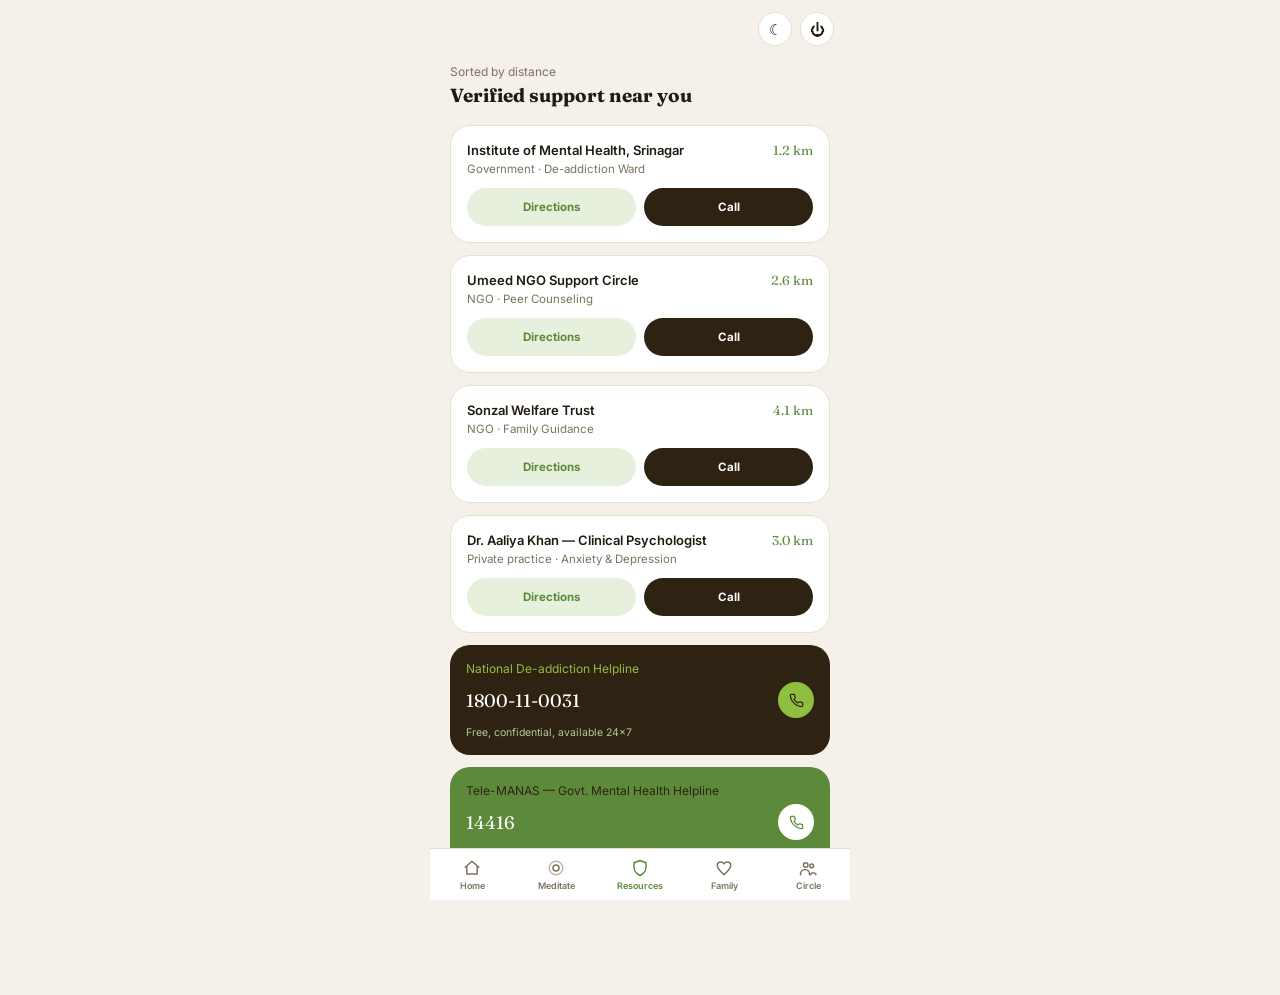
<file: resources.html>
<!DOCTYPE html>
<html lang="en">
<head>
<meta charset="UTF-8">
<meta name="viewport" content="width=device-width, initial-scale=1.0">
<title>Recovery Connect — Resources</title>
<link rel="stylesheet" href="style.css">
</head>
<body>

<div class="app-shell">
  <div class="util-bar on-light" id="utilBar"></div>

  <div class="app-body" style="padding-bottom:100px;">
    <div class="section-pad">
      <p style="font-size:12px; color:var(--inksoft);">Sorted by distance</p>
      <h2 class="serif" style="font-size:19px; margin-top:4px;">Verified support near you</h2>
    </div>

    <div class="section-pad" style="padding-top:0;">

      <div class="card">
        <div style="display:flex; align-items:flex-start; justify-content:space-between;">
          <div>
            <p style="font-size:13px; font-weight:600;">Institute of Mental Health, Srinagar</p>
            <p style="font-size:11.5px; color:var(--inksoft); margin-top:4px;">Government · De-addiction Ward</p>
          </div>
          <p class="serif" style="font-size:13px; color:var(--green);">1.2 km</p>
        </div>
        <div style="display:flex; gap:8px; margin-top:12px;">
          <button class="pill-soft" style="flex:1; display:flex; align-items:center; justify-content:center; gap:6px; font-size:11.5px;">Directions</button>
          <button class="pill-dark" style="flex:1; display:flex; align-items:center; justify-content:center; gap:6px; font-size:11.5px;">Call</button>
        </div>
      </div>

      <div class="card">
        <div style="display:flex; align-items:flex-start; justify-content:space-between;">
          <div>
            <p style="font-size:13px; font-weight:600;">Umeed NGO Support Circle</p>
            <p style="font-size:11.5px; color:var(--inksoft); margin-top:4px;">NGO · Peer Counseling</p>
          </div>
          <p class="serif" style="font-size:13px; color:var(--green);">2.6 km</p>
        </div>
        <div style="display:flex; gap:8px; margin-top:12px;">
          <button class="pill-soft" style="flex:1; font-size:11.5px;">Directions</button>
          <button class="pill-dark" style="flex:1; font-size:11.5px;">Call</button>
        </div>
      </div>

      <div class="card">
        <div style="display:flex; align-items:flex-start; justify-content:space-between;">
          <div>
            <p style="font-size:13px; font-weight:600;">Sonzal Welfare Trust</p>
            <p style="font-size:11.5px; color:var(--inksoft); margin-top:4px;">NGO · Family Guidance</p>
          </div>
          <p class="serif" style="font-size:13px; color:var(--green);">4.1 km</p>
        </div>
        <div style="display:flex; gap:8px; margin-top:12px;">
          <button class="pill-soft" style="flex:1; font-size:11.5px;">Directions</button>
          <button class="pill-dark" style="flex:1; font-size:11.5px;">Call</button>
        </div>
      </div>

      <div class="card">
        <div style="display:flex; align-items:flex-start; justify-content:space-between;">
          <div>
            <p style="font-size:13px; font-weight:600;">Dr. Aaliya Khan — Clinical Psychologist</p>
            <p style="font-size:11.5px; color:var(--inksoft); margin-top:4px;">Private practice · Anxiety &amp; Depression</p>
          </div>
          <p class="serif" style="font-size:13px; color:var(--green);">3.0 km</p>
        </div>
        <div style="display:flex; gap:8px; margin-top:12px;">
          <button class="pill-soft" style="flex:1; font-size:11.5px;">Directions</button>
          <button class="pill-dark" style="flex:1; font-size:11.5px;">Call</button>
        </div>
      </div>

      <div class="card" style="background:var(--header); border:none;">
        <p style="font-size:12px; color:var(--lime);">National De-addiction Helpline</p>
        <div style="display:flex; align-items:center; justify-content:space-between; margin-top:6px;">
          <p class="serif" style="font-size:18px; color:#fff;">1800-11-0031</p>
          <div style="width:36px; height:36px; border-radius:50%; background:var(--lime); display:flex; align-items:center; justify-content:center;">
            <svg width="15" height="15" viewBox="0 0 24 24" fill="none" stroke="var(--header)" stroke-width="2"><path d="M22 16.92v3a2 2 0 0 1-2.18 2 19.79 19.79 0 0 1-8.63-3.07 19.5 19.5 0 0 1-6-6 19.79 19.79 0 0 1-3.07-8.67A2 2 0 0 1 4.11 2h3a2 2 0 0 1 2 1.72c.13.96.36 1.9.7 2.81a2 2 0 0 1-.45 2.11L8.09 9.91a16 16 0 0 0 6 6l1.27-1.27a2 2 0 0 1 2.11-.45c.9.34 1.85.57 2.81.7A2 2 0 0 1 22 16.92Z"/></svg>
          </div>
        </div>
        <p style="font-size:10.5px; color:var(--header-soft); margin-top:8px;">Free, confidential, available 24×7</p>
      </div>

      <div class="card" style="background:var(--green); border:none;">
        <p style="font-size:12px; color:var(--header);">Tele-MANAS — Govt. Mental Health Helpline</p>
        <div style="display:flex; align-items:center; justify-content:space-between; margin-top:6px;">
          <p class="serif" style="font-size:18px; color:#fff;">14416</p>
          <div style="width:36px; height:36px; border-radius:50%; background:#fff; display:flex; align-items:center; justify-content:center;">
            <svg width="15" height="15" viewBox="0 0 24 24" fill="none" stroke="var(--green)" stroke-width="2"><path d="M22 16.92v3a2 2 0 0 1-2.18 2 19.79 19.79 0 0 1-8.63-3.07 19.5 19.5 0 0 1-6-6 19.79 19.79 0 0 1-3.07-8.67A2 2 0 0 1 4.11 2h3a2 2 0 0 1 2 1.72c.13.96.36 1.9.7 2.81a2 2 0 0 1-.45 2.11L8.09 9.91a16 16 0 0 0 6 6l1.27-1.27a2 2 0 0 1 2.11-.45c.9.34 1.85.57 2.81.7A2 2 0 0 1 22 16.92Z"/></svg>
          </div>
        </div>
        <p style="font-size:10.5px; color:var(--header); opacity:0.8; margin-top:8px;">For anxiety, depression &amp; emotional distress · 24×7</p>
      </div>

    </div>
  </div>

  <div class="bottom-nav" id="nav"></div>
</div>

<script src="script.js"></script>
<script>renderUtilBar(true); renderNav('resources');</script>
</body>
</html>
</file>
<file: style.css>
@import url('https://fonts.googleapis.com/css2?family=Fraunces:wght@500;600&family=Inter:wght@400;500;600;700&display=swap');

:root {
  --bg: #F5F1EA;
  --surface: #FFFFFF;
  --header: #2E2313;
  --header-soft: #B7C99A;
  --ink: #201A10;
  --inksoft: #7C735E;
  --green: #5C8A3A;
  --green-soft: #E7F0DC;
  --lime: #8FBF3F;
  --terracotta: #B0522D;
  --amber: #C9964A;
  --line: #E7E0CE;
  --shadow: rgba(46, 35, 19, 0.10);
}

body.dark {
  --bg: #14100A;
  --surface: #1E1810;
  --header: #0C0906;
  --header-soft: #9FB587;
  --ink: #F3EFE6;
  --inksoft: #B3A98F;
  --green: #7FB055;
  --green-soft: #26301C;
  --lime: #9ED457;
  --terracotta: #D98157;
  --amber: #D9A85C;
  --line: #33291B;
  --shadow: rgba(0, 0, 0, 0.35);
}

* { box-sizing: border-box; margin: 0; padding: 0; }

body {
  font-family: 'Inter', -apple-system, sans-serif;
  background: var(--bg);
  color: var(--ink);
  -webkit-font-smoothing: antialiased;
  transition: background 0.2s, color 0.2s;
}

h1, h2, h3, .serif { font-family: 'Fraunces', Georgia, serif; }
a { text-decoration: none; color: inherit; }
button { font-family: inherit; cursor: pointer; border: none; }

/* ---------- Utility top bar (logout + dark mode) ---------- */
.util-bar {
  display: flex;
  justify-content: flex-end;
  gap: 8px;
  padding: 12px 16px 0;
  position: relative;
  z-index: 5;
}
.util-btn {
  width: 34px; height: 34px;
  border-radius: 50%;
  background: rgba(255,255,255,0.14);
  border: 1px solid rgba(255,255,255,0.25);
  display: flex; align-items: center; justify-content: center;
  color: #fff;
  font-size: 15px;
}
.util-bar.on-light .util-btn {
  background: var(--surface);
  border: 1px solid var(--line);
  color: var(--ink);
}

/* ---------- Login page ---------- */
.login-wrap {
  min-height: 100vh;
  display: flex;
  align-items: center;
  justify-content: center;
  background: var(--header);
  position: relative;
  overflow: hidden;
  padding: 24px;
}

.login-card {
  position: relative;
  z-index: 2;
  width: 100%;
  max-width: 380px;
  background: var(--surface);
  border-radius: 26px;
  padding: 40px 32px;
  box-shadow: 0 30px 60px -20px var(--shadow);
}

.login-eyebrow {
  font-size: 12px;
  letter-spacing: 0.14em;
  text-transform: uppercase;
  color: var(--green);
  font-weight: 700;
}

.login-title { font-size: 26px; margin-top: 10px; line-height: 1.3; color: var(--ink); }
.login-sub { font-size: 13px; color: var(--inksoft); margin-top: 8px; line-height: 1.5; }

.field { margin-top: 22px; }
.field label { font-size: 12px; font-weight: 600; color: var(--ink); display: block; margin-bottom: 6px; }
.field input {
  width: 100%;
  padding: 12px 16px;
  border: 1.5px solid var(--line);
  border-radius: 999px;
  font-size: 14px;
  font-family: inherit;
  outline: none;
  background: var(--bg);
  color: var(--ink);
  transition: border-color 0.15s;
}
.field input:focus { border-color: var(--green); }

.btn-primary {
  width: 100%;
  margin-top: 22px;
  padding: 14px;
  background: var(--green);
  color: #fff;
  border-radius: 999px;
  font-size: 14px;
  font-weight: 700;
}

.divider {
  display: flex; align-items: center; gap: 10px;
  margin: 20px 0; color: var(--inksoft); font-size: 11px;
}
.divider::before, .divider::after { content: ""; flex: 1; height: 1px; background: var(--line); }

.btn-ghost {
  width: 100%;
  padding: 14px;
  background: var(--green-soft);
  color: var(--green);
  border-radius: 999px;
  font-size: 13.5px;
  font-weight: 700;
  display: flex; align-items: center; justify-content: center; gap: 8px;
}

.login-privacy { margin-top: 20px; font-size: 11px; color: var(--inksoft); text-align: center; line-height: 1.5; }

/* ---------- App shell ---------- */
.app-shell {
  max-width: 420px;
  margin: 0 auto;
  min-height: 100vh;
  background: var(--bg);
  display: flex;
  flex-direction: column;
  position: relative;
}

.app-header {
  background: var(--header);
  padding: 4px 20px 26px;
  position: relative;
  overflow: hidden;
}
.app-header .rings { position: absolute; right: -50px; top: -30px; opacity: 0.12; }

.eyebrow-light { font-size: 12px; color: var(--header-soft); position: relative; z-index: 2; }
.header-title { color: #fff; font-size: 21px; margin-top: 10px; line-height: 1.35; position: relative; z-index: 2; }

.app-body { flex: 1; padding-bottom: 96px; }
.section-pad { padding: 18px 20px; }

.card {
  background: var(--surface);
  border: 1px solid var(--line);
  border-radius: 20px;
  padding: 16px;
  color: var(--ink);
}
.card + .card { margin-top: 12px; }

.pill-btn, .pill-dark, .pill-mint, .pill-soft {
  padding: 12px 16px;
  border-radius: 999px;
  font-size: 13px;
  font-weight: 700;
  display: inline-flex;
  align-items: center;
  justify-content: center;
}
.pill-dark { background: var(--header); color: #fff; }
.pill-mint { background: var(--lime); color: var(--header); }
.pill-soft { background: var(--green-soft); color: var(--green); }

/* Bottom nav */
.bottom-nav {
  position: fixed;
  bottom: 0; left: 50%;
  transform: translateX(-50%);
  width: 100%; max-width: 420px;
  background: var(--surface);
  border-top: 1px solid var(--line);
  display: flex;
}
.nav-item {
  flex: 1;
  display: flex; flex-direction: column; align-items: center; gap: 3px;
  padding: 10px 0 9px;
  color: var(--inksoft);
  background: none;
  font-size: 9px;
  font-weight: 600;
}
.nav-item.active { color: var(--green); }
.nav-item svg { width: 18px; height: 18px; }

/* Check-in rings */
.ring-stage { display: flex; flex-direction: column; align-items: center; padding: 10px 20px 10px; }
.ring-target { position: relative; width: 220px; height: 220px; display: flex; align-items: center; justify-content: center; margin-top: 20px; }
.ring {
  position: absolute; top: 50%; left: 50%; transform: translate(-50%, -50%);
  border-radius: 50%; border: 2px solid var(--line); background: transparent;
  transition: border-color 0.2s; cursor: pointer; padding: 0;
}
.ring.active { border-color: var(--green); }
.ring.active.warn { border-color: var(--terracotta); }
.ring-core { position: relative; z-index: 10; width: 16px; height: 16px; border-radius: 50%; background: var(--green); transition: background 0.2s; pointer-events: none; }
.ring-core.warn { background: var(--terracotta); }

.streak-row { display: flex; justify-content: space-between; }
.streak-dot { display: flex; flex-direction: column; align-items: center; gap: 6px; }
.streak-circle { width: 28px; height: 28px; border-radius: 50%; display: flex; align-items: center; justify-content: center; }
.streak-inner { width: 8px; height: 8px; border-radius: 50%; background: var(--header); opacity: 0.5; }

/* Family & Mentor cards */
.tip-card { display: flex; gap: 12px; align-items: flex-start; }
.tip-num {
  width: 30px; height: 30px; border-radius: 50%; flex-shrink: 0;
  display: flex; align-items: center; justify-content: center;
  background: var(--green-soft); color: var(--green);
  font-family: 'Fraunces', serif; font-weight: 600; font-size: 14px;
}
.tip-num.warn { background: #F6E3D4; color: var(--terracotta); }

.mentor-card { display: flex; gap: 12px; align-items: center; }
.mentor-avatar {
  width: 44px; height: 44px; border-radius: 50%; flex-shrink: 0;
  background: var(--green-soft); color: var(--green);
  display: flex; align-items: center; justify-content: center;
  font-family: 'Fraunces', serif; font-weight: 600; font-size: 15px;
}
.mentor-tag {
  display: inline-block; margin-top: 4px; padding: 2px 10px;
  border-radius: 999px; background: var(--green-soft); color: var(--green);
  font-size: 10px; font-weight: 700;
}

/* Category select */
.cat-card {
  display: flex; align-items: center; gap: 14px;
  padding: 18px;
  border-radius: 20px;
  border: 1.5px solid var(--line);
  background: var(--surface);
  width: 100%;
  text-align: left;
}
.cat-card + .cat-card { margin-top: 12px; }
.cat-card.selected { border-color: var(--green); background: var(--green-soft); }
.cat-icon {
  width: 42px; height: 42px; border-radius: 50%; flex-shrink: 0;
  display: flex; align-items: center; justify-content: center;
  background: var(--green-soft); color: var(--green);
}

/* Meditation track cards */
.track-card { display: flex; align-items: center; gap: 12px; }
.track-play {
  width: 40px; height: 40px; border-radius: 50%; flex-shrink: 0;
  background: var(--header); color: var(--lime);
  display: flex; align-items: center; justify-content: center;
}
.track-dur { font-size: 10.5px; color: var(--inksoft); }
.chip {
  display: inline-block; padding: 6px 14px; border-radius: 999px;
  font-size: 11.5px; font-weight: 700; background: var(--green-soft); color: var(--green);
  margin-right: 8px; margin-bottom: 8px;
}
.chip.active { background: var(--header); color: #fff; }
</file>
